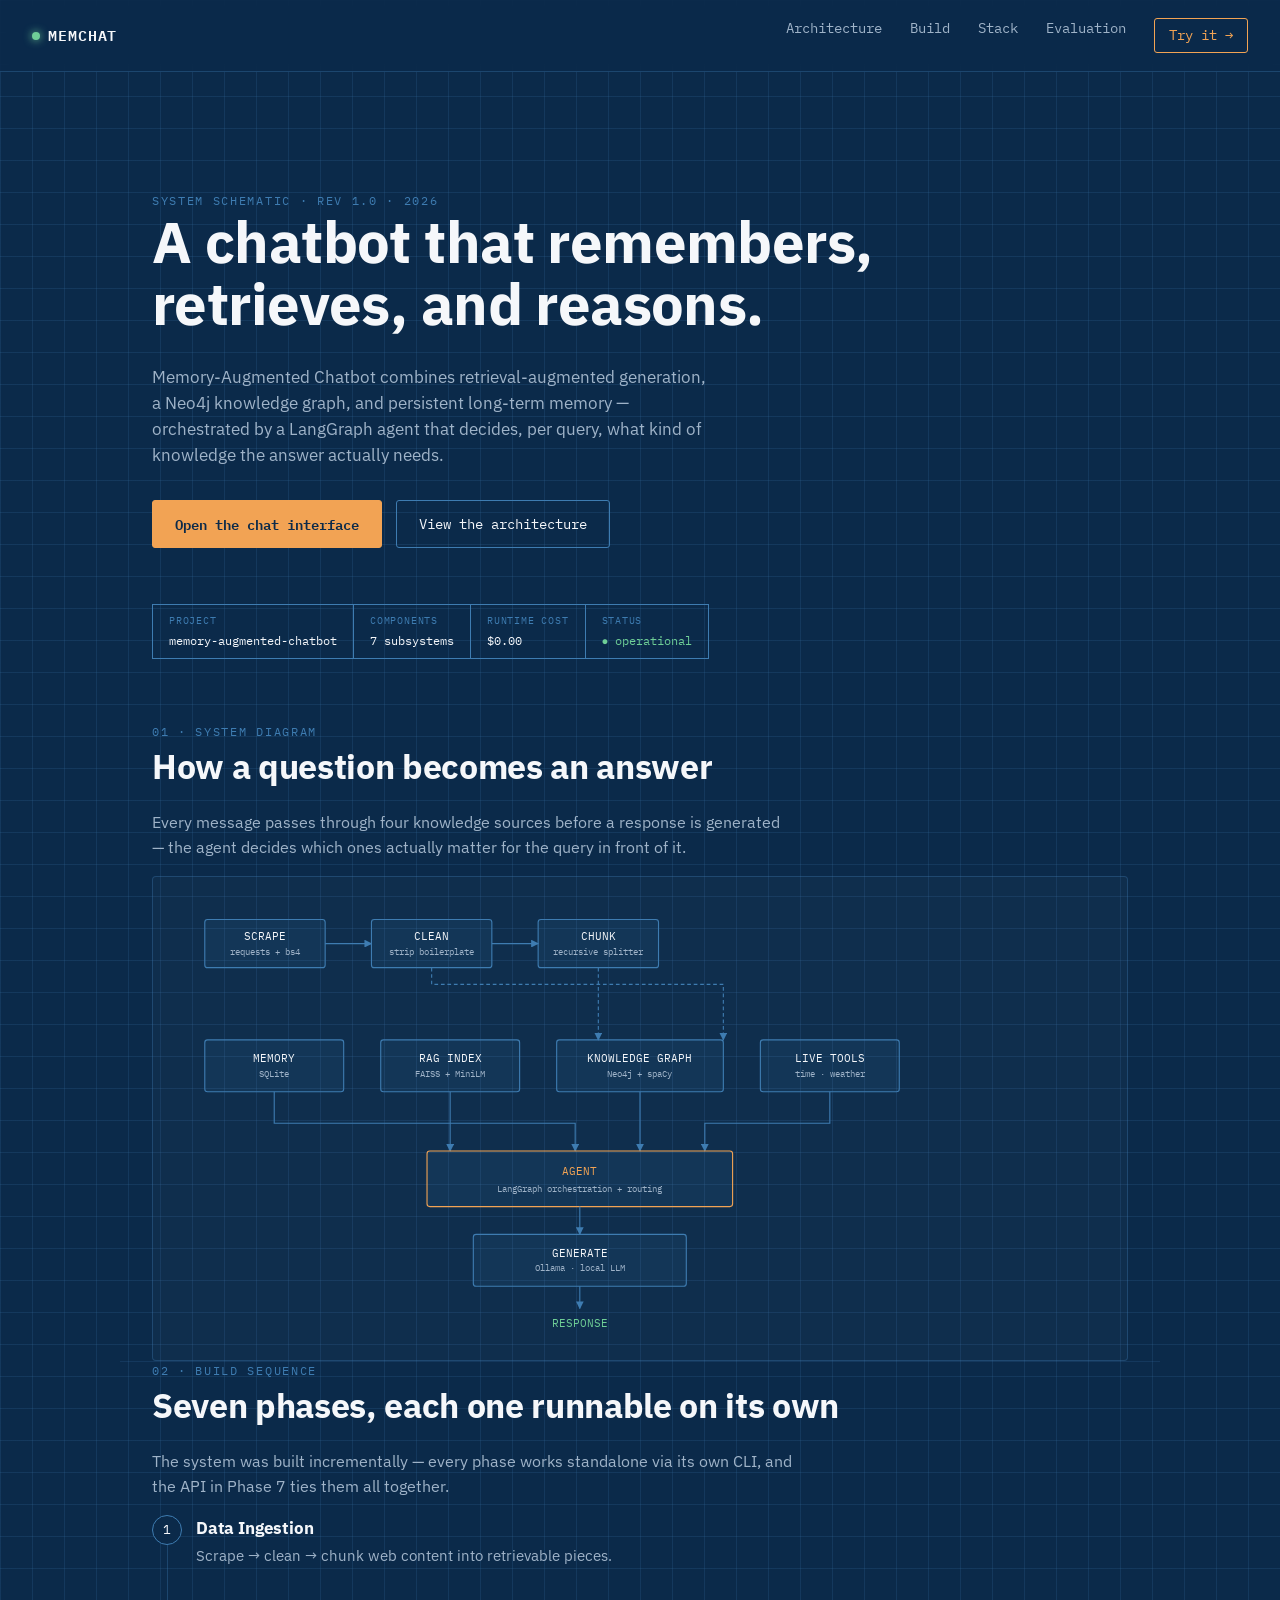
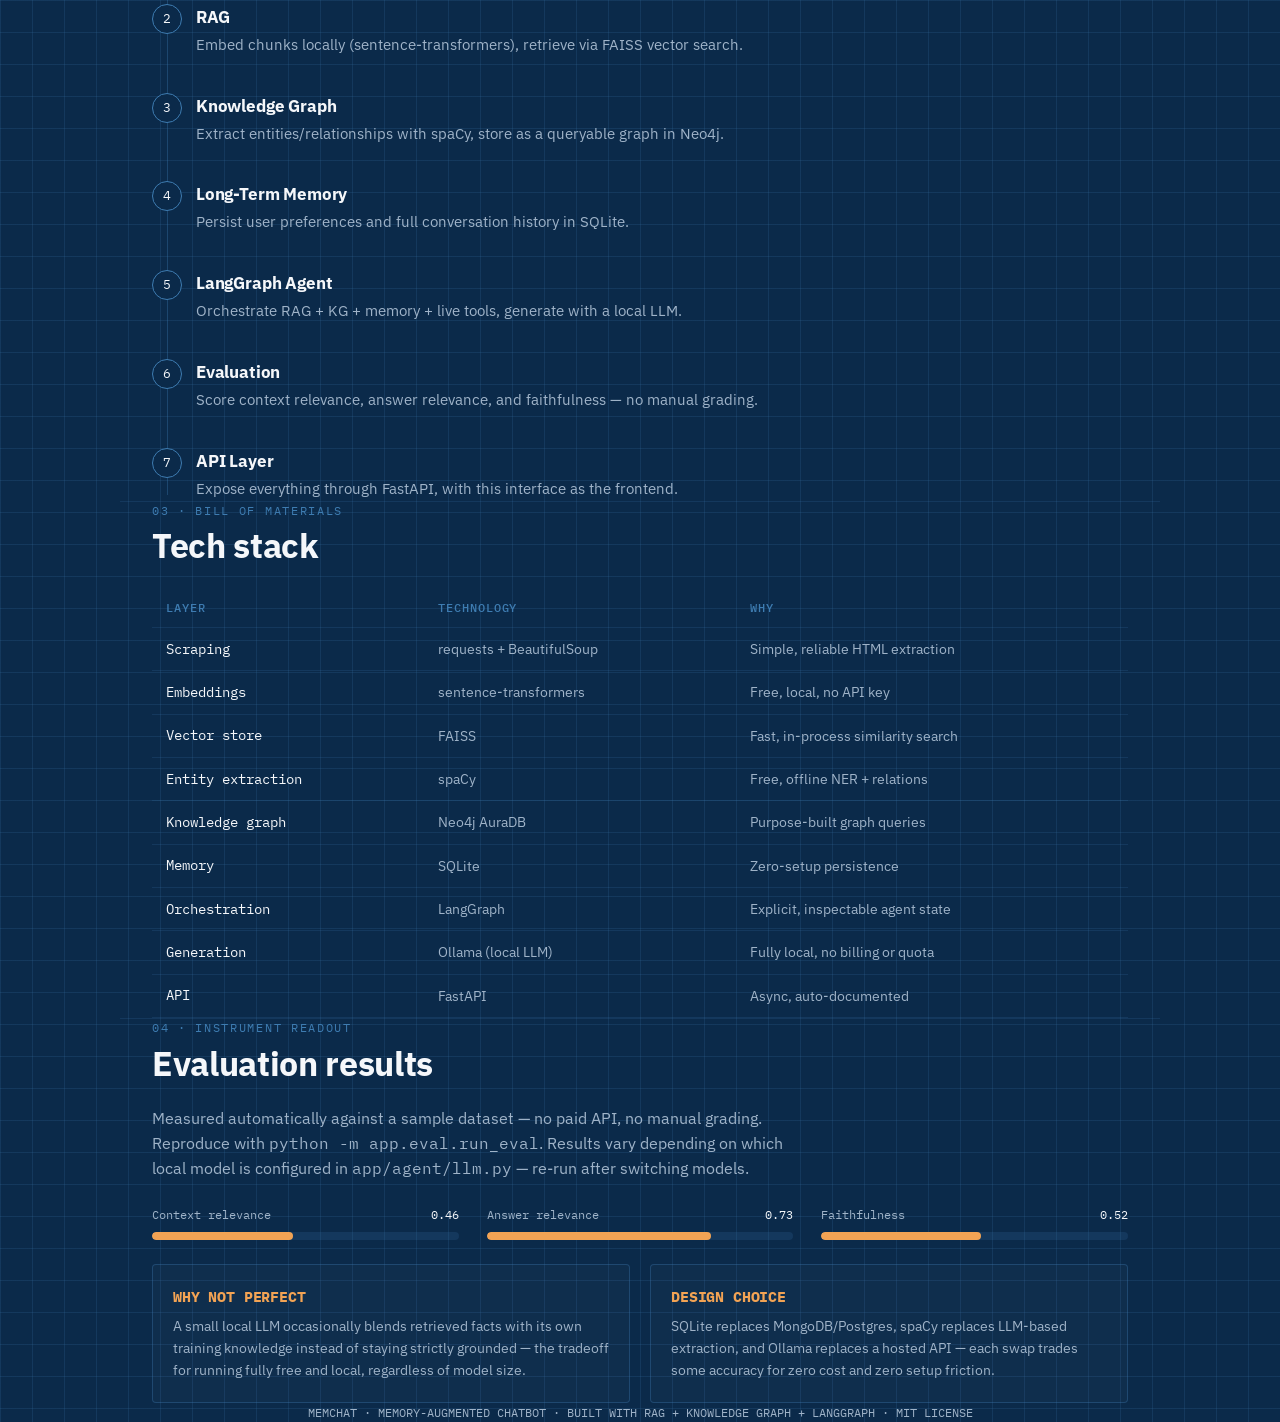
<file: memory-augmented-chatbot/web/index.html>
<!DOCTYPE html>
<html lang="en">
<head>
<meta charset="UTF-8">
<meta name="viewport" content="width=device-width, initial-scale=1.0">
<title>Memory-Augmented Chatbot — RAG + Knowledge Graph + Memory</title>
<link rel="stylesheet" href="style.css">
</head>
<body>

<nav class="nav">
  <a href="#top" class="nav-logo"><span class="dot"></span>MEMCHAT</a>
  <div class="nav-links">
    <a href="#architecture">Architecture</a>
    <a href="#phases">Build</a>
    <a href="#stack">Stack</a>
    <a href="#eval">Evaluation</a>
    <a href="chat.html" class="nav-cta">Try it →</a>
  </div>
</nav>

<header class="hero wrap" id="top">
  <div class="eyebrow">System schematic · Rev 1.0 · 2026</div>
  <h1>A chatbot that remembers,<br>retrieves, and reasons.</h1>
  <p style="max-width:560px; font-size:1.05rem;">
    Memory-Augmented Chatbot combines retrieval-augmented generation, a
    Neo4j knowledge graph, and persistent long-term memory — orchestrated
    by a LangGraph agent that decides, per query, what kind of knowledge
    the answer actually needs.
  </p>
  <div class="hero-actions">
    <a href="chat.html" class="btn btn-primary">Open the chat interface</a>
    <a href="#architecture" class="btn">View the architecture</a>
  </div>

  <div class="title-block">
    <div><span class="label">Project</span><span class="value">memory-augmented-chatbot</span></div>
    <div><span class="label">Components</span><span class="value">7 subsystems</span></div>
    <div><span class="label">Runtime cost</span><span class="value">$0.00</span></div>
    <div><span class="label">Status</span><span class="value" style="color:var(--active)">● operational</span></div>
  </div>
</header>

<section id="architecture" class="wrap">
  <div class="eyebrow">01 · System Diagram</div>
  <h2>How a question becomes an answer</h2>
  <p>Every message passes through four knowledge sources before a response is generated — the agent decides which ones actually matter for the query in front of it.</p>

  <div class="diagram-frame">
    <svg viewBox="0 0 1000 470" xmlns="http://www.w3.org/2000/svg">
      <defs>
        <marker id="arrow" viewBox="0 0 10 10" refX="9" refY="5" markerWidth="7" markerHeight="7" orient="auto-start-reverse">
          <path d="M0,0 L10,5 L0,10 z" class="edge-arrow"/>
        </marker>
      </defs>

      <!-- Ingestion row -->
      <g>
        <rect class="node-box" x="30" y="20" width="130" height="52" rx="3"/>
        <text class="node-label" x="95" y="42" text-anchor="middle">SCRAPE</text>
        <text class="node-sub" x="95" y="58" text-anchor="middle">requests + bs4</text>

        <rect class="node-box" x="210" y="20" width="130" height="52" rx="3"/>
        <text class="node-label" x="275" y="42" text-anchor="middle">CLEAN</text>
        <text class="node-sub" x="275" y="58" text-anchor="middle">strip boilerplate</text>

        <rect class="node-box" x="390" y="20" width="130" height="52" rx="3"/>
        <text class="node-label" x="455" y="42" text-anchor="middle">CHUNK</text>
        <text class="node-sub" x="455" y="58" text-anchor="middle">recursive splitter</text>

        <path class="edge" d="M160,46 H210" marker-end="url(#arrow)"/>
        <path class="edge" d="M340,46 H390" marker-end="url(#arrow)"/>
      </g>

      <!-- Down connectors to stores -->
      <path class="edge edge-dashed" d="M455,72 V150" marker-end="url(#arrow)"/>
      <path class="edge edge-dashed" d="M275,72 V90 H590 V150" marker-end="url(#arrow)"/>

      <!-- Knowledge store row -->
      <g>
        <rect class="node-box" x="30" y="150" width="150" height="56" rx="3"/>
        <text class="node-label" x="105" y="174" text-anchor="middle">MEMORY</text>
        <text class="node-sub" x="105" y="190" text-anchor="middle">SQLite</text>

        <rect class="node-box" x="220" y="150" width="150" height="56" rx="3"/>
        <text class="node-label" x="295" y="174" text-anchor="middle">RAG INDEX</text>
        <text class="node-sub" x="295" y="190" text-anchor="middle">FAISS + MiniLM</text>

        <rect class="node-box" x="410" y="150" width="180" height="56" rx="3"/>
        <text class="node-label" x="500" y="174" text-anchor="middle">KNOWLEDGE GRAPH</text>
        <text class="node-sub" x="500" y="190" text-anchor="middle">Neo4j + spaCy</text>

        <rect class="node-box" x="630" y="150" width="150" height="56" rx="3"/>
        <text class="node-label" x="705" y="174" text-anchor="middle">LIVE TOOLS</text>
        <text class="node-sub" x="705" y="190" text-anchor="middle">time · weather</text>
      </g>

      <!-- Connectors down into agent -->
      <path class="edge" d="M105,206 V240 H430 V270" marker-end="url(#arrow)"/>
      <path class="edge" d="M295,206 V270" marker-end="url(#arrow)"/>
      <path class="edge" d="M500,206 V270" marker-end="url(#arrow)"/>
      <path class="edge" d="M705,206 V240 H570 V270" marker-end="url(#arrow)"/>

      <!-- Agent -->
      <rect class="node-box node-accent" x="270" y="270" width="330" height="60" rx="3"/>
      <text class="node-label" x="435" y="296" text-anchor="middle" style="fill:var(--accent)">AGENT</text>
      <text class="node-sub" x="435" y="314" text-anchor="middle">LangGraph orchestration + routing</text>

      <!-- Agent -> Generate -->
      <path class="edge" d="M435,330 V360" marker-end="url(#arrow)"/>

      <rect class="node-box" x="320" y="360" width="230" height="56" rx="3"/>
      <text class="node-label" x="435" y="384" text-anchor="middle">GENERATE</text>
      <text class="node-sub" x="435" y="400" text-anchor="middle">Ollama · local LLM</text>

      <path class="edge" d="M435,416 V440" marker-end="url(#arrow)"/>
      <text class="node-label" x="435" y="460" text-anchor="middle" style="fill:var(--active)">RESPONSE</text>
    </svg>
  </div>
</section>

<section id="phases" class="wrap">
  <div class="eyebrow">02 · Build Sequence</div>
  <h2>Seven phases, each one runnable on its own</h2>
  <p>The system was built incrementally — every phase works standalone via its own CLI, and the API in Phase 7 ties them all together.</p>

  <div class="phase-list">
    <div class="phase">
      <div class="phase-num mono">1</div>
      <h3>Data Ingestion</h3>
      <p>Scrape → clean → chunk web content into retrievable pieces.</p>
    </div>
    <div class="phase">
      <div class="phase-num mono">2</div>
      <h3>RAG</h3>
      <p>Embed chunks locally (sentence-transformers), retrieve via FAISS vector search.</p>
    </div>
    <div class="phase">
      <div class="phase-num mono">3</div>
      <h3>Knowledge Graph</h3>
      <p>Extract entities/relationships with spaCy, store as a queryable graph in Neo4j.</p>
    </div>
    <div class="phase">
      <div class="phase-num mono">4</div>
      <h3>Long-Term Memory</h3>
      <p>Persist user preferences and full conversation history in SQLite.</p>
    </div>
    <div class="phase">
      <div class="phase-num mono">5</div>
      <h3>LangGraph Agent</h3>
      <p>Orchestrate RAG + KG + memory + live tools, generate with a local LLM.</p>
    </div>
    <div class="phase">
      <div class="phase-num mono">6</div>
      <h3>Evaluation</h3>
      <p>Score context relevance, answer relevance, and faithfulness — no manual grading.</p>
    </div>
    <div class="phase">
      <div class="phase-num mono">7</div>
      <h3>API Layer</h3>
      <p>Expose everything through FastAPI, with this interface as the frontend.</p>
    </div>
  </div>
</section>

<section id="stack" class="wrap">
  <div class="eyebrow">03 · Bill of Materials</div>
  <h2>Tech stack</h2>
  <table>
    <thead>
      <tr><th>Layer</th><th>Technology</th><th>Why</th></tr>
    </thead>
    <tbody>
      <tr><td class="key">Scraping</td><td>requests + BeautifulSoup</td><td>Simple, reliable HTML extraction</td></tr>
      <tr><td class="key">Embeddings</td><td>sentence-transformers</td><td>Free, local, no API key</td></tr>
      <tr><td class="key">Vector store</td><td>FAISS</td><td>Fast, in-process similarity search</td></tr>
      <tr><td class="key">Entity extraction</td><td>spaCy</td><td>Free, offline NER + relations</td></tr>
      <tr><td class="key">Knowledge graph</td><td>Neo4j AuraDB</td><td>Purpose-built graph queries</td></tr>
      <tr><td class="key">Memory</td><td>SQLite</td><td>Zero-setup persistence</td></tr>
      <tr><td class="key">Orchestration</td><td>LangGraph</td><td>Explicit, inspectable agent state</td></tr>
      <tr><td class="key">Generation</td><td>Ollama (local LLM)</td><td>Fully local, no billing or quota</td></tr>
      <tr><td class="key">API</td><td>FastAPI</td><td>Async, auto-documented</td></tr>
    </tbody>
  </table>
</section>

<section id="eval" class="wrap">
  <div class="eyebrow">04 · Instrument Readout</div>
  <h2>Evaluation results</h2>
  <p>Measured automatically against a sample dataset — no paid API, no manual grading. Reproduce with <code class="mono">python -m app.eval.run_eval</code>. Results vary depending on which local model is configured in <code class="mono">app/agent/llm.py</code> — re-run after switching models.</p>

  <div class="gauges">
    <div>
      <div class="gauge-label"><span>Context relevance</span><span>0.46</span></div>
      <div class="gauge-track"><div class="gauge-fill" style="width:46%"></div></div>
    </div>
    <div>
      <div class="gauge-label"><span>Answer relevance</span><span>0.73</span></div>
      <div class="gauge-track"><div class="gauge-fill" style="width:73%"></div></div>
    </div>
    <div>
      <div class="gauge-label"><span>Faithfulness</span><span>0.52</span></div>
      <div class="gauge-track"><div class="gauge-fill" style="width:52%"></div></div>
    </div>
  </div>

  <div class="card-grid">
    <div class="card">
      <h3>WHY NOT PERFECT</h3>
      <p>A small local LLM occasionally blends retrieved facts with its own training knowledge instead of staying strictly grounded — the tradeoff for running fully free and local, regardless of model size.</p>
    </div>
    <div class="card">
      <h3>DESIGN CHOICE</h3>
      <p>SQLite replaces MongoDB/Postgres, spaCy replaces LLM-based extraction, and Ollama replaces a hosted API — each swap trades some accuracy for zero cost and zero setup friction.</p>
    </div>
  </div>
</section>

<footer class="wrap">
  <div class="mono">MEMCHAT · MEMORY-AUGMENTED CHATBOT · BUILT WITH RAG + KNOWLEDGE GRAPH + LANGGRAPH · MIT LICENSE</div>
</footer>

</body>
</html>
</file>
<file: memory-augmented-chatbot/web/style.css>
@import url('https://fonts.googleapis.com/css2?family=IBM+Plex+Sans:wght@400;500;600;700&family=IBM+Plex+Mono:wght@400;500;600&display=swap');

:root {
  --bg: #0B2A4A;
  --bg-alt: #0E355C;
  --line: #3E7CB1;
  --line-soft: rgba(62, 124, 177, 0.35);
  --line-faint: rgba(62, 124, 177, 0.18);
  --paper: #F5F7FA;
  --muted: #9FB3C8;
  --accent: #F2A354;
  --active: #6FCF97;
  --danger: #E08585;

  --font-display: 'IBM Plex Sans', sans-serif;
  --font-mono: 'IBM Plex Mono', monospace;
}

* { box-sizing: border-box; }

html { scroll-behavior: smooth; }

body {
  margin: 0;
  background: var(--bg);
  background-image:
    linear-gradient(var(--line-faint) 1px, transparent 1px),
    linear-gradient(90deg, var(--line-faint) 1px, transparent 1px);
  background-size: 32px 32px;
  color: var(--paper);
  font-family: var(--font-display);
  line-height: 1.55;
  -webkit-font-smoothing: antialiased;
}

a { color: var(--accent); }

::selection { background: var(--accent); color: var(--bg); }

/* focus visibility for accessibility */
a:focus-visible, button:focus-visible, input:focus-visible {
  outline: 2px solid var(--accent);
  outline-offset: 3px;
}

.mono { font-family: var(--font-mono); }

.eyebrow {
  font-family: var(--font-mono);
  font-size: 0.75rem;
  letter-spacing: 0.14em;
  text-transform: uppercase;
  color: var(--line);
}

/* ---- Nav ---- */
.nav {
  position: sticky;
  top: 0;
  z-index: 20;
  display: flex;
  align-items: center;
  justify-content: space-between;
  padding: 18px 32px;
  background: rgba(11, 42, 74, 0.85);
  backdrop-filter: blur(6px);
  border-bottom: 1px solid var(--line-soft);
}

.nav-logo {
  font-family: var(--font-mono);
  font-weight: 600;
  letter-spacing: 0.06em;
  font-size: 0.95rem;
  color: var(--paper);
  text-decoration: none;
  display: flex;
  align-items: center;
  gap: 8px;
}

.nav-logo .dot {
  width: 8px;
  height: 8px;
  border-radius: 50%;
  background: var(--active);
  box-shadow: 0 0 8px var(--active);
}

.nav-links {
  display: flex;
  gap: 28px;
  font-family: var(--font-mono);
  font-size: 0.85rem;
}

.nav-links a { text-decoration: none; color: var(--muted); transition: color 0.15s; }
.nav-links a:hover { color: var(--paper); }

.nav-cta {
  border: 1px solid var(--accent);
  color: var(--accent) !important;
  padding: 6px 14px;
  border-radius: 3px;
}
.nav-cta:hover { background: var(--accent); color: var(--bg) !important; }

/* ---- Layout helpers ---- */
.wrap {
  max-width: 1040px;
  margin: 0 auto;
  padding: 0 32px;
}

section { padding: 88px 0; border-bottom: 1px solid var(--line-faint); }
section:last-of-type { border-bottom: none; }

h1, h2, h3 { font-weight: 700; margin: 0 0 0.5em; letter-spacing: -0.01em; }
h1 { font-size: clamp(2.2rem, 5vw, 3.6rem); line-height: 1.08; }
h2 { font-size: clamp(1.5rem, 3vw, 2.1rem); }
p { color: var(--muted); margin: 0 0 1em; max-width: 640px; }

.btn {
  display: inline-block;
  font-family: var(--font-mono);
  font-size: 0.9rem;
  text-decoration: none;
  padding: 12px 22px;
  border-radius: 3px;
  border: 1px solid var(--line);
  color: var(--paper);
  transition: all 0.15s;
}
.btn:hover { border-color: var(--accent); color: var(--accent); }
.btn-primary {
  background: var(--accent);
  border-color: var(--accent);
  color: var(--bg);
  font-weight: 600;
}
.btn-primary:hover { background: #f6b477; color: var(--bg); }

/* ---- Hero ---- */
.hero {
  padding-top: 120px;
  padding-bottom: 64px;
  position: relative;
}
.hero-actions { display: flex; gap: 14px; margin-top: 32px; flex-wrap: wrap; }

.title-block {
  margin-top: 56px;
  display: inline-grid;
  grid-template-columns: repeat(4, auto);
  border: 1px solid var(--line);
  font-family: var(--font-mono);
  font-size: 0.72rem;
}
.title-block div {
  padding: 8px 16px;
  border-right: 1px solid var(--line);
}
.title-block div:last-child { border-right: none; }
.title-block .label { color: var(--line); display: block; text-transform: uppercase; letter-spacing: 0.08em; font-size: 0.62rem; margin-bottom: 3px; }
.title-block .value { color: var(--paper); }

/* ---- Diagram (SVG blueprint) ---- */
.diagram-frame {
  border: 1px solid var(--line-soft);
  border-radius: 4px;
  padding: 24px;
  background: rgba(255,255,255,0.02);
  overflow-x: auto;
}
.diagram-frame svg { width: 100%; height: auto; display: block; min-width: 640px; }

.node-box { fill: rgba(62,124,177,0.10); stroke: var(--line); stroke-width: 1.2; }
.node-label { fill: var(--paper); font-family: var(--font-mono); font-size: 12px; }
.node-sub { fill: var(--muted); font-family: var(--font-mono); font-size: 9.5px; }
.edge { stroke: var(--line); stroke-width: 1.2; fill: none; }
.edge-dashed { stroke-dasharray: 4 3; }
.edge-arrow { fill: var(--line); }
.node-accent { stroke: var(--accent); }

/* ---- Phases (sequence list) ---- */
.phase-list { position: relative; padding-left: 44px; }
.phase-list::before {
  content: "";
  position: absolute;
  left: 15px;
  top: 6px;
  bottom: 6px;
  width: 1px;
  background: var(--line-soft);
}
.phase {
  position: relative;
  padding-bottom: 36px;
}
.phase:last-child { padding-bottom: 0; }
.phase-num {
  position: absolute;
  left: -44px;
  top: 0;
  width: 30px;
  height: 30px;
  border: 1px solid var(--line);
  border-radius: 50%;
  display: flex;
  align-items: center;
  justify-content: center;
  font-family: var(--font-mono);
  font-size: 0.8rem;
  background: var(--bg);
}
.phase h3 { font-size: 1.05rem; margin-bottom: 4px; }
.phase p { margin-bottom: 0; font-size: 0.92rem; }

/* ---- Tech stack table ---- */
table { width: 100%; border-collapse: collapse; font-size: 0.9rem; }
th, td { text-align: left; padding: 10px 14px; border-bottom: 1px solid var(--line-faint); }
th {
  font-family: var(--font-mono);
  font-size: 0.72rem;
  text-transform: uppercase;
  letter-spacing: 0.08em;
  color: var(--line);
  font-weight: 500;
}
td { color: var(--muted); }
td.key { color: var(--paper); font-family: var(--font-mono); font-size: 0.85rem; }

/* ---- Gauges (eval results) ---- */
.gauges { display: grid; grid-template-columns: repeat(auto-fit, minmax(220px, 1fr)); gap: 28px; margin-top: 24px; }
.gauge-label { font-family: var(--font-mono); font-size: 0.78rem; color: var(--muted); display: flex; justify-content: space-between; margin-bottom: 8px; }
.gauge-label span:last-child { color: var(--paper); }
.gauge-track { height: 8px; background: var(--line-faint); border-radius: 4px; overflow: hidden; }
.gauge-fill { height: 100%; background: var(--accent); border-radius: 4px; }

/* ---- Cards ---- */
.card-grid { display: grid; grid-template-columns: repeat(auto-fit, minmax(260px, 1fr)); gap: 20px; margin-top: 24px; }
.card {
  border: 1px solid var(--line-soft);
  border-radius: 4px;
  padding: 20px;
  background: rgba(255,255,255,0.02);
}
.card h3 { font-size: 0.95rem; font-family: var(--font-mono); color: var(--accent); }
.card p { font-size: 0.88rem; margin-bottom: 0; }

footer {
  padding: 48px 0;
  text-align: center;
}
footer .mono { color: var(--muted); font-size: 0.78rem; }

@media (max-width: 720px) {
  .nav-links { display: none; }
  section { padding: 56px 0; }
  .title-block { grid-template-columns: repeat(2, auto); }
}
</file>
